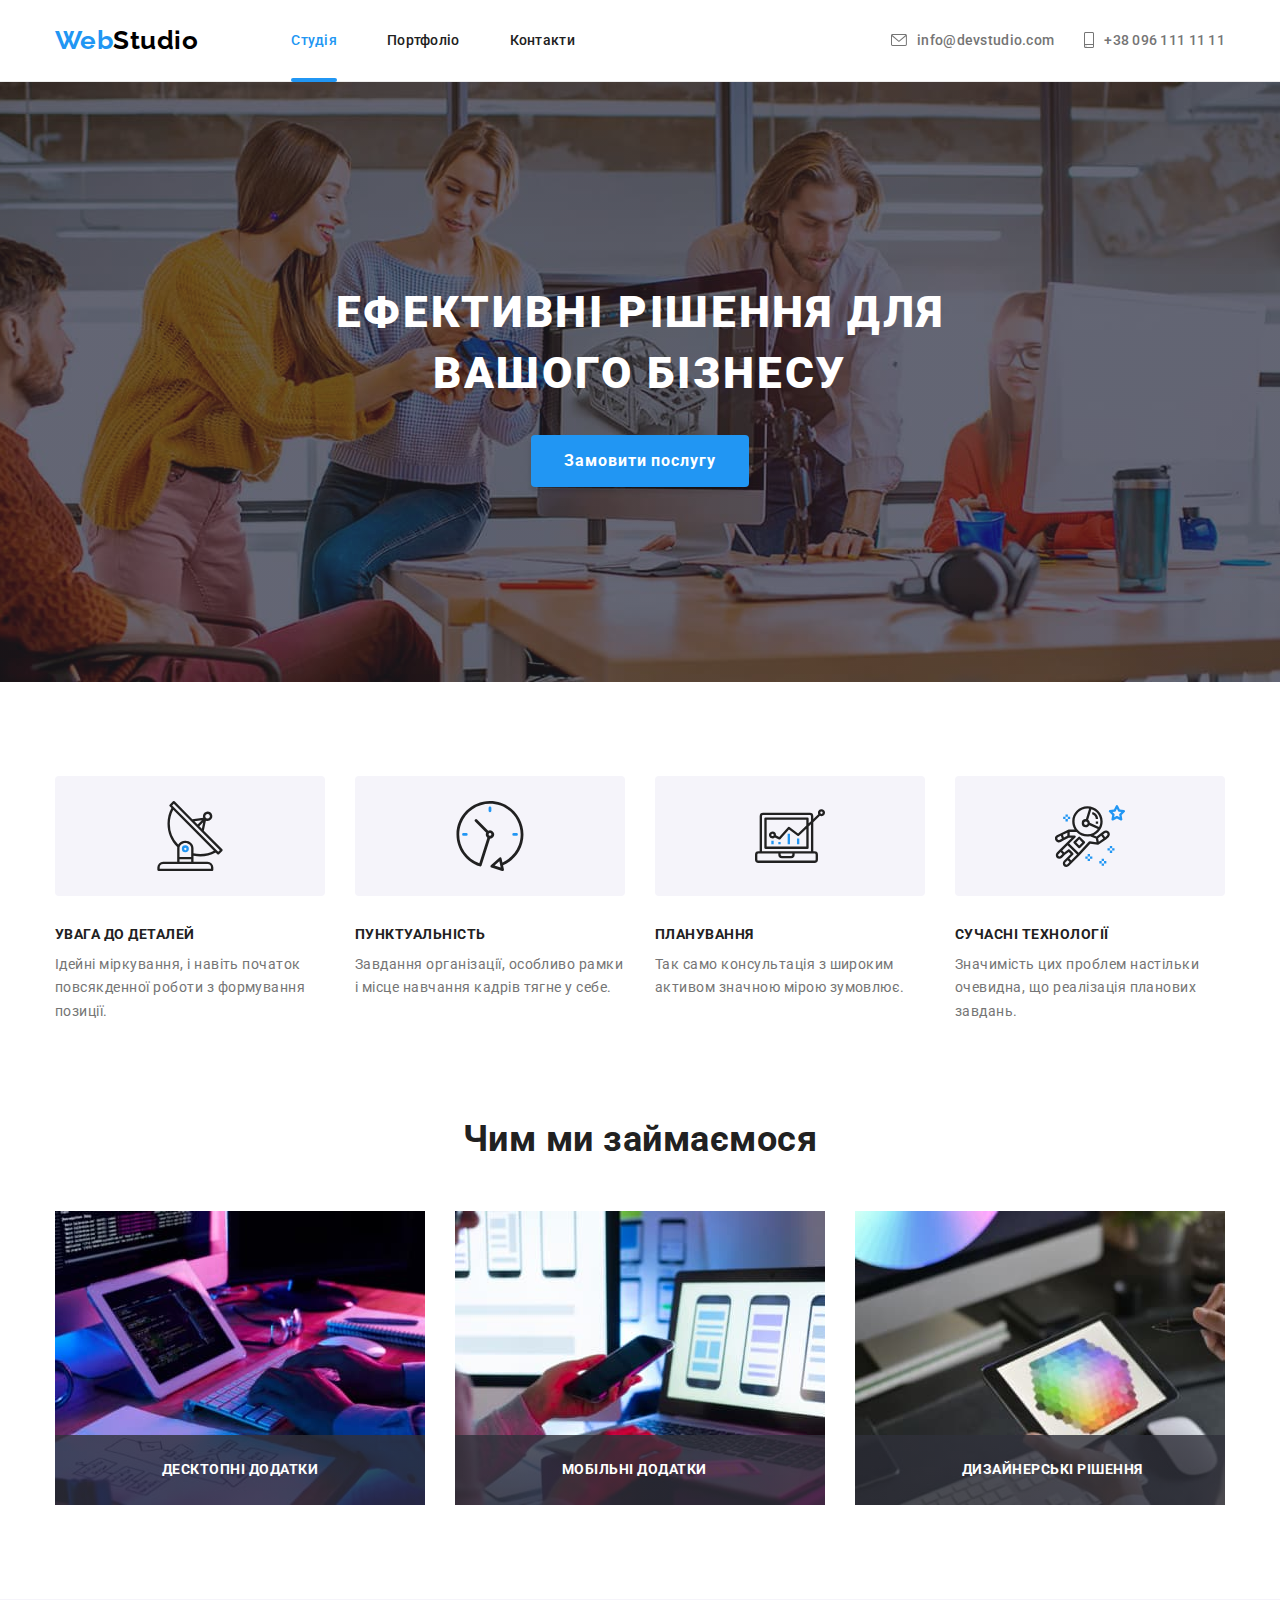
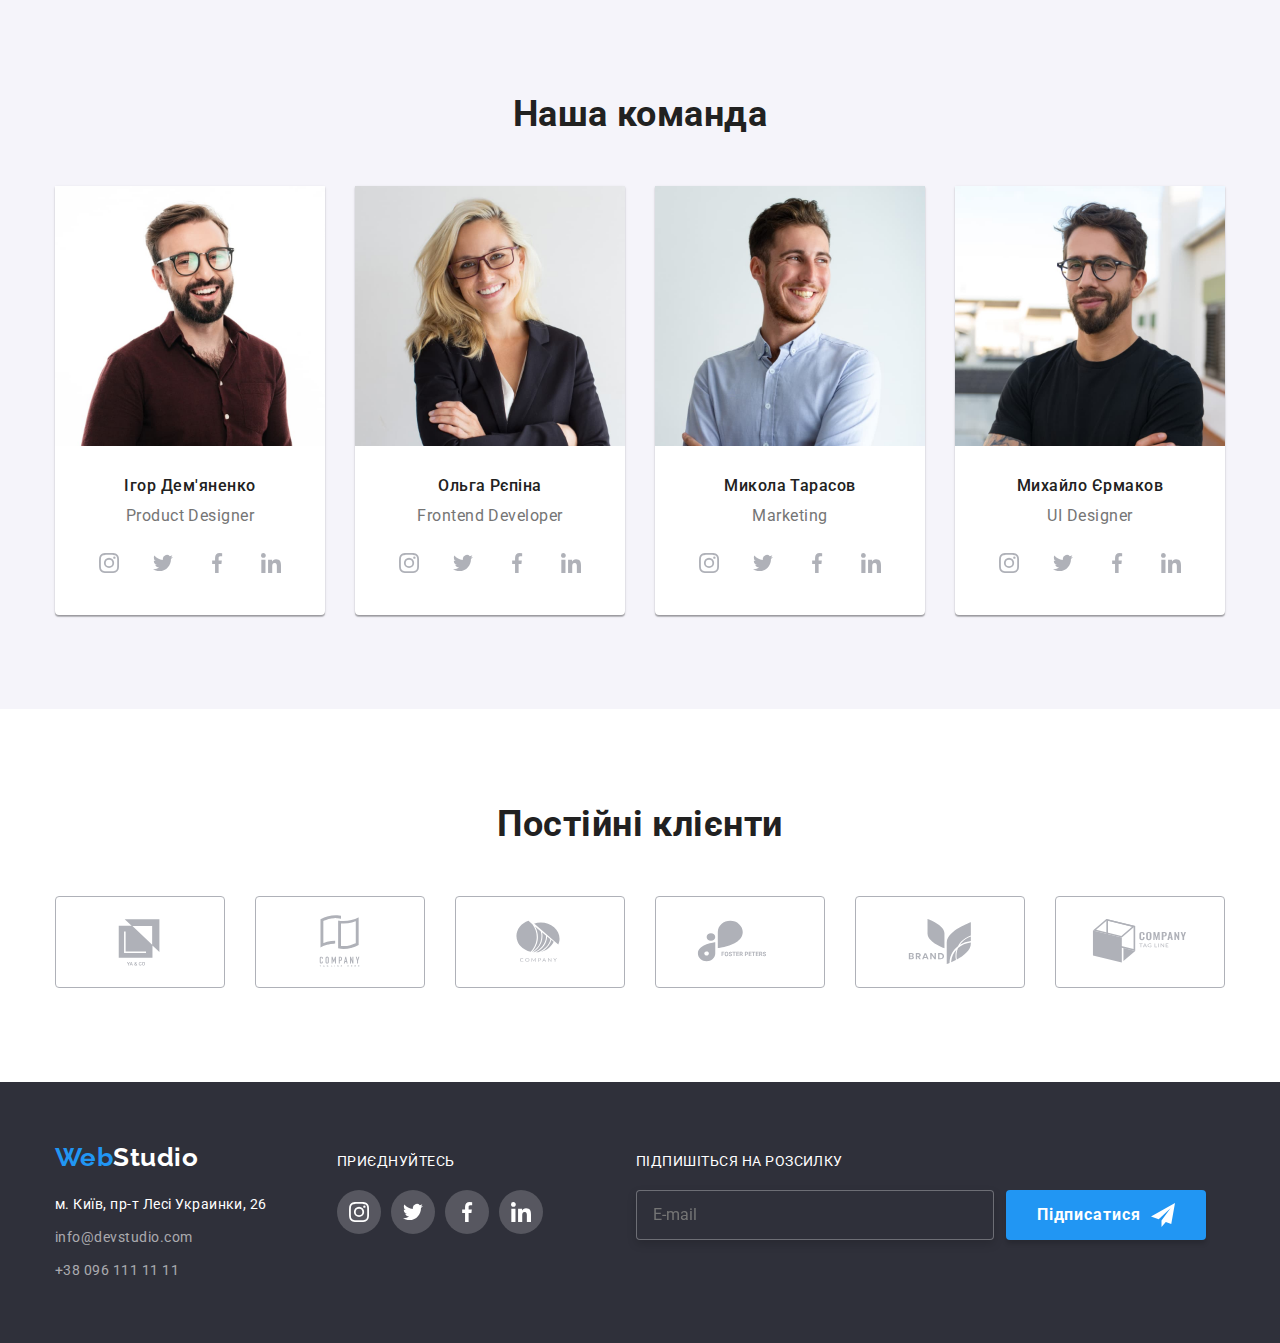
<file: index.html>
<!DOCTYPE html>
<html lang="uk">
  <head>
    <meta charset="UTF-8" />
    <meta http-equiv="X-UA-Compatible" content="IE=edge" />
    <meta name="viewport" content="width=device-width, initial-scale=1.0" />
    <title>Студія</title>
    <link rel="preconnect" href="https://fonts.googleapis.com" />
    <link rel="preconnect" href="https://fonts.gstatic.com" crossorigin />
    <link
      href="https://fonts.googleapis.com/css2?family=Raleway:wght@700&family=Roboto:wght@400;500;700;900&display=swap"
      rel="stylesheet"
    />
    <link
      rel="stylesheet"
      href="https://cdnjs.cloudflare.com/ajax/libs/modern-normalize/1.0.0/modern-normalize.min.css"
    />
    <link rel="stylesheet" href="./css/styles.css" />
  </head>

  <body>
    <header class="header">
      <div class="container main-nav">
        <a href="./index.html" lang="en" class="logo-header"
          >Web<span>Studio</span></a>
        <nav>
          <ul class="site-nav">
            <li class="item"><a href="./index.html" class="current">Студія</a></li>
            <li class="item">
              <a href="./portfolio.html">Портфоліо</a>
            </li>
            <li class="item"><a href="">Контакти</a></li>
          </ul>
        </nav>
        <ul class="header-contacts">
          <li class="item">
            <a href="mailto:info@devstudio.com" class="contact">
              <svg class="icon email" width="16px" height="12px">
              <use href="./images/symbol-defs.svg#icon-email-logo" ></use>
              </svg>info@devstudio.com</a>
          </li>
          <li class="item">
            <a href="tel:+380961111111" class="contact"><svg class="icon tel" width="10px" height="16px">
            <use href="./images/symbol-defs.svg#icon-smartphone-logo" ></use>
            </svg>+38 096 111 11 11</a>
          </li>
          </ul>
      </div>
    </header>

    <main>
      <section class="hero">
        <div class="container">
          <h1 class="hero-title">Ефективні рішення для вашого бізнесу</h1>
          <button data-modal-open type="button" class="order button">Замовити послугу</button>
        </div>
      </section>

      <section class="section benefits no-bottom-padding">
        <div class="container">
          <h2 class="section-title visually-hidden">Переваги роботи</h2>
          <ul class="benefits-list">
            <li class="item">
              <div class="benefits-icon">
                <svg class="icon" width="70px" height="70px">
                  <use href="./images/symbol-defs.svg#icon-antenna"></use>
                </svg>
              </div>
                <h3>Увага до деталей</h3>
                <p>
                  Ідейні міркування, і навіть початок повсякденної роботи з
                  формування позиції.
                </p>
            </li>
            <li class="item icon-clock">
              <div class="benefits-icon">
                <svg class="icon" width="70px" height="70px">
                  <use href="./images/symbol-defs.svg#icon-clock"></use>
                </svg>
              </div>
              <h3>Пунктуальність</h3>
              <p>
                Завдання організації, особливо рамки і місце навчання кадрів
                тягне у себе.
              </p>
            </li>
            <li class="item icon-diagram">
              <div class="benefits-icon">
                <svg class="icon" width="70px" height="70px">
                  <use href="./images/symbol-defs.svg#icon-diagram"></use>
                </svg>
              </div><h3>Планування</h3>
              <p>
                Так само консультація з широким активом значною мірою зумовлює.
              </p>
            </li>
            <li class="item icon-astronaut">
              <div class="benefits-icon">
                <svg class="icon" width="70px" height="70px">
                  <use href="./images/symbol-defs.svg#icon-astronaut"></use>
                </svg>
              </div>
              <h3>Сучасні технології</h3>
              <p>
                Значимість цих проблем настільки очевидна, що реалізація
                планових завдань.
              </p>
            </li>
          </ul>
        </div>
      </section>

      <section class="section works">
        <div class="container">
          <h2 class="section-title">Чим ми займаємося</h2>
          <ul class="works-list">
            <li class="works-description item">
              <div class="works-thumb">
                <p class="works-title">Десктопні додатки</p>
                <img
                src="./images/works-1.jpg"
                alt="Людина працює за комп'ютером"
                width="370"
                />
              </div>
            </li>
            <li class="works-description item">
              <div class="works-thumb">
                <p class="works-title">Мобільні додатки</p>
                <img
                src="./images/works-2.jpg"
                alt="Розробка мобільних застосунків"
                width="370"
                />
              </div>
            </li>
            <li class="works-description item">
              <div class="works-thumb">
                <p class="works-title">Дизайнерські рішення</p><img
                src="./images/works-3.jpg"
                alt="Людина працює з планшетом"
                width="370"
                />
              </div>
            </li>
          </ul>
        </div>
      </section>

      <section class="section team">
        <div class="container">
          <h2 class="section-title">Наша команда</h2>
          <ul class="team-list">
            <li class="item">
              <img
                src="./images/team-demianenko.jpg"
                alt="Ігор Дем'яненко"
                width="270"
              />
              <div class="team-member-id">
                <h3>Ігор Дем'яненко</h3>
                <p lang="en">Product Designer</p>
              </div>
              <div class="team-social-media">
                <ul class="social-media-list">
                  <li class="smm">
                    <a href="" class="soc-link">
                      <svg class="smm-icon" width="20px" height="20px">
                        <use href="./images/symbol-defs.svg#icon-insta"></use>
                      </svg>  
                    </a>
                  </li>
                  <li class="smm">
                    <a href="" class="soc-link">
                      <svg class="smm-icon" width="20px" height="20px">
                        <use href="./images/symbol-defs.svg#icon-twitter"></use>
                      </svg>  
                    </a>
                  </li>
                  <li class="smm">
                    <a href="" class="soc-link">
                      <svg class="smm-icon" width="20px" height="20px">
                        <use href="./images/symbol-defs.svg#icon-fb"></use>
                      </svg>  
                    </a>
                  </li>
                  <li class="smm">
                    <a href="" class="soc-link">
                      <svg class="smm-icon" width="20px" height="20px">
                        <use href="./images/symbol-defs.svg#icon-linkedin"></use>
                      </svg>  
                    </a>
                  </li>
                </ul>
              </div>
            </li>
            <li class="item">
              <img
                src="./images/team-repina.jpg"
                alt="Ольга Рєпіна"
                width="270"
              />
              <div class="team-member-id">
                <h3>Ольга Рєпіна</h3>
                <p lang="en">Frontend Developer</p>
              </div>
              <div class="team-social-media">
                <ul class="social-media-list">
                  <li class="smm">
                    <a href="" class="soc-link">
                      <svg class="smm-icon" width="20px" height="20px">
                        <use href="./images/symbol-defs.svg#icon-insta"></use>
                      </svg>  
                    </a>
                  </li>
                  <li class="smm">
                    <a href="" class="soc-link">
                      <svg class="smm-icon" width="20px" height="20px">
                        <use href="./images/symbol-defs.svg#icon-twitter"></use>
                      </svg>  
                    </a>
                  </li>
                  <li class="smm">
                    <a href="" class="soc-link">
                      <svg class="smm-icon" width="20px" height="20px">
                        <use href="./images/symbol-defs.svg#icon-fb"></use>
                      </svg>  
                    </a>
                  </li>
                  <li class="smm">
                    <a href="" class="soc-link">
                      <svg class="smm-icon" width="20px" height="20px">
                        <use href="./images/symbol-defs.svg#icon-linkedin"></use>
                      </svg>  
                    </a>
                  </li>
                </ul>
              </div>
            </li>
            <li class="item">
              <img
                src="./images/team-tarasov.jpg"
                alt="Микола Тарасов"
                width="270"
              />
              <div class="team-member-id">
                <h3>Микола Тарасов</h3>
                <p lang="en">Marketing</p>
              </div>
              <div class="team-social-media">
                <ul class="social-media-list">
                  <li class="smm">
                    <a href="" class="soc-link">
                      <svg class="smm-icon" width="20px" height="20px">
                        <use href="./images/symbol-defs.svg#icon-insta"></use>
                      </svg>  
                    </a>
                  </li>
                  <li class="smm">
                    <a href="" class="soc-link">
                      <svg class="smm-icon" width="20px" height="20px">
                        <use href="./images/symbol-defs.svg#icon-twitter"></use>
                      </svg>  
                    </a>
                  </li>
                  <li class="smm">
                    <a href="" class="soc-link">
                      <svg class="smm-icon" width="20px" height="20px">
                        <use href="./images/symbol-defs.svg#icon-fb"></use>
                      </svg>  
                    </a>
                  </li>
                  <li class="smm">
                    <a href="" class="soc-link">
                      <svg class="smm-icon" width="20px" height="20px">
                        <use href="./images/symbol-defs.svg#icon-linkedin"></use>
                      </svg>  
                    </a>
                  </li>
                </ul>
              </div>
            </li>
            <li class="item">
              <img
                src="./images/team-iermakov.jpg"
                alt="Михайло Єрмаков"
                width="270"
              />
              <div class="team-member-id">
                <h3>Михайло Єрмаков</h3>
                <p>UI Designer</p>
              </div>
              <div class="team-social-media">
                <ul class="social-media-list">
                  <li class="smm">
                    <a href="" class="soc-link">
                      <svg class="smm-icon" width="20px" height="20px">
                        <use href="./images/symbol-defs.svg#icon-insta"></use>
                      </svg>  
                    </a>
                  </li>
                  <li class="smm">
                    <a href="" class="soc-link">
                      <svg class="smm-icon" width="20px" height="20px">
                        <use href="./images/symbol-defs.svg#icon-twitter"></use>
                      </svg>  
                    </a>
                  </li>
                  <li class="smm">
                    <a href="" class="soc-link">
                      <svg class="smm-icon" width="20px" height="20px">
                        <use href="./images/symbol-defs.svg#icon-fb"></use>
                      </svg>  
                    </a>
                  </li>
                  <li class="smm">
                    <a href="" class="soc-link">
                      <svg class="smm-icon" width="20px" height="20px">
                        <use href="./images/symbol-defs.svg#icon-linkedin"></use>
                      </svg>  
                    </a>
                  </li>
                </ul>
              </div>
            </li>
          </ul>
        </div>
      </section>

      <section class="section clients">
        <div class="container">
          <h2 class="section-title">Постійні клієнти</h2>
          <ul class="clients-list">
            <li class="item">
              <a href="" class="clients-link">
                <svg class="clients-icon" width="106px" height="60px">
                  <use href="./images/symbol-defs.svg#icon-client-1"></use>
                </svg>  
              </a>
            </li>
            <li class="item">
              <a href="" class="clients-link">
                <svg class="clients-icon" width="106px" height="60px">
                  <use href="./images/symbol-defs.svg#icon-client-2"></use>
                </svg>  
              </a>
            </li><li class="item">
              <a href="" class="clients-link">
                <svg class="clients-icon" width="106px" height="60px">
                  <use href="./images/symbol-defs.svg#icon-client-3"></use>
                </svg>  
              </a>
            </li><li class="item">
              <a href="" class="clients-link">
                <svg class="clients-icon" width="106px" height="60px">
                  <use href="./images/symbol-defs.svg#icon-client-4"></use>
                </svg>  
              </a>
            </li><li class="item">
              <a href="" class="clients-link">
                <svg class="clients-icon" width="106px" height="60px"> 
                  <use href="./images/symbol-defs.svg#icon-client-5"></use>
                </svg>  
              </a>
            </li><li class="item">
              <a href="" class="clients-link">
                <svg class="clients-icon" width="106px" height="60px">
                  <use href="./images/symbol-defs.svg#icon-client-6"></use>
                </svg>  
              </a>
            </li>
          </ul>
        </div>
      </section>
    </main>

    <footer class="footer">
      <div class="container">
        <div class="footer-contacts">
          <a href="./index.html" lang="en" class="logo-footer"
            >Web<span>Studio</span></a>
          <address class="footer-address"></address>
            <ul class="contacts-list">
               <li>
                <a
                href="https://goo.gl/maps/CPtrU1FHBa2aNyZL9"
                class="item footer-address"
                target="_blank"
                rel="noopener noreferrer nofollow"
                >м. Київ, пр-т Лесі Украинки, 26</a
                ></address>
            </li>
            <li><a href="mailto:info@devstudio.com" class="item">info@devstudio.com</a></li>
            <li><a href="tel:+380961111111" class="item">+38 096 111 11 11</a></li>
          </ul>
        </div>

        <div class="footer-smm">
          <p class="join">Приєднуйтесь</p>
          <ul class="footer-smm-list">
            <li class="smm">
              <a href="" class="footer-soc-link">
                <svg class="footer-smm-icon" width="20px" height="20px">
                  <use href="./images/symbol-defs.svg#icon-insta"></use>
                </svg>  
              </a>
            </li>
            <li class="smm">
              <a href="" class="footer-soc-link">
                <svg class="footer-smm-icon" width="20px" height="20px">
                  <use href="./images/symbol-defs.svg#icon-twitter"></use>
                </svg>  
              </a>
            </li>
            <li class="smm">
              <a href="" class="footer-soc-link">
                <svg class="footer-smm-icon" width="20px" height="20px">
                  <use href="./images/symbol-defs.svg#icon-fb"></use>
                </svg>  
              </a>
            </li>
            <li class="smm">
              <a href="" class="footer-soc-link">
                <svg class="footer-smm-icon" width="20px" height="20px">
                  <use href="./images/symbol-defs.svg#icon-linkedin"></use>
                </svg>  
              </a>
            </li>
          </ul>
        </div>

        <div class="subscribe-form">
          <p class="subscribe">Підпишіться на розсилку</p>
          <form class="email-subscr">
            <input type="text" name="email" placeholder="E-mail"/>
            <button type="submit" class="subscribe button">
              Підписатися
              <svg class="subscribe-icon" width="24px" height="24px">
              <use href="./images/symbol-defs.svg#icon-subscribe"></use>
            </svg>
            </button>
          </form>
        </div>
      </div>
    </footer>

    <div class="backdrop is-hidden" data-modal>
      <div class="modal">
        <button data-modal-close class="close-btn ">
          <svg class="close-btn-icon" width="11px" height="11px">
            <use href="./images/symbol-defs.svg#icon-close-btn"></use>
          </svg>  
        </button>
        <p class="form-heading">Залиште свої дані, ми вам передзвонимо</p>
        <form action="" class="order-form">
          <div class="form-field">
            <label for="name" >Ім'я</label>
            <div class="input-wrap">
              <input type="text" name="name" id="name" placeholder="" autofocus required>
              <svg class="input-icon" width="18px" height="18px">
                <use href="./images/symbol-defs.svg#icon-form-name"></use>
              </svg>  
            </div>
          </div>

          <div class="form-field">
            <label for="tel">Телефон</label>
            <div class="input-wrap">
              <input type="tel" name="tel" id="tel" placeholder="" required>
              <svg class="input-icon" width="18px" height="18px">
                <use href="./images/symbol-defs.svg#icon-form-tel"></use>
              </svg>  
            </div>
          </div>

          <div class="form-field">
            <label for="email">Пошта</label>
            <div class="input-wrap">
              <input type="email" name="email" id="email" placeholder="" required>
              <svg class="input-icon" width="18px" height="18px">
                <use href="./images/symbol-defs.svg#icon-form-email"></use>
              </svg>  
            </div>
          </div>

          <div class="form-field comment">
            <label for="comment">Коментар</label>
            <textarea name="comment" id="comment" placeholder="Введіть текст"></textarea>
          </div>
          
          <div class="form-consent">
            <input 
              type="checkbox" 
              name="consent" 
              value="true" 
              class="input-check visually-hidden" 
              id="consent" 
            >          
            <label for="consent" class="consent-text">
              <span class="checkbox">
                <svg class="check-icon" width="11px" height="8px">
                  <use href="./images/symbol-defs.svg#icon-check"></use>
                </svg>  
              </span>
              Погоджуюся з розсилкою та приймаю &nbsp
              <span><a href="" class="consent-link">Умови договору</a></span>
            </label>
          </div>
          <button type="submit" class="submit button">Відправити</button>
        </form>
        
      </div>
    </div>


    <script src="./js/modal.js"></script>

  </body>

</html>
</file>
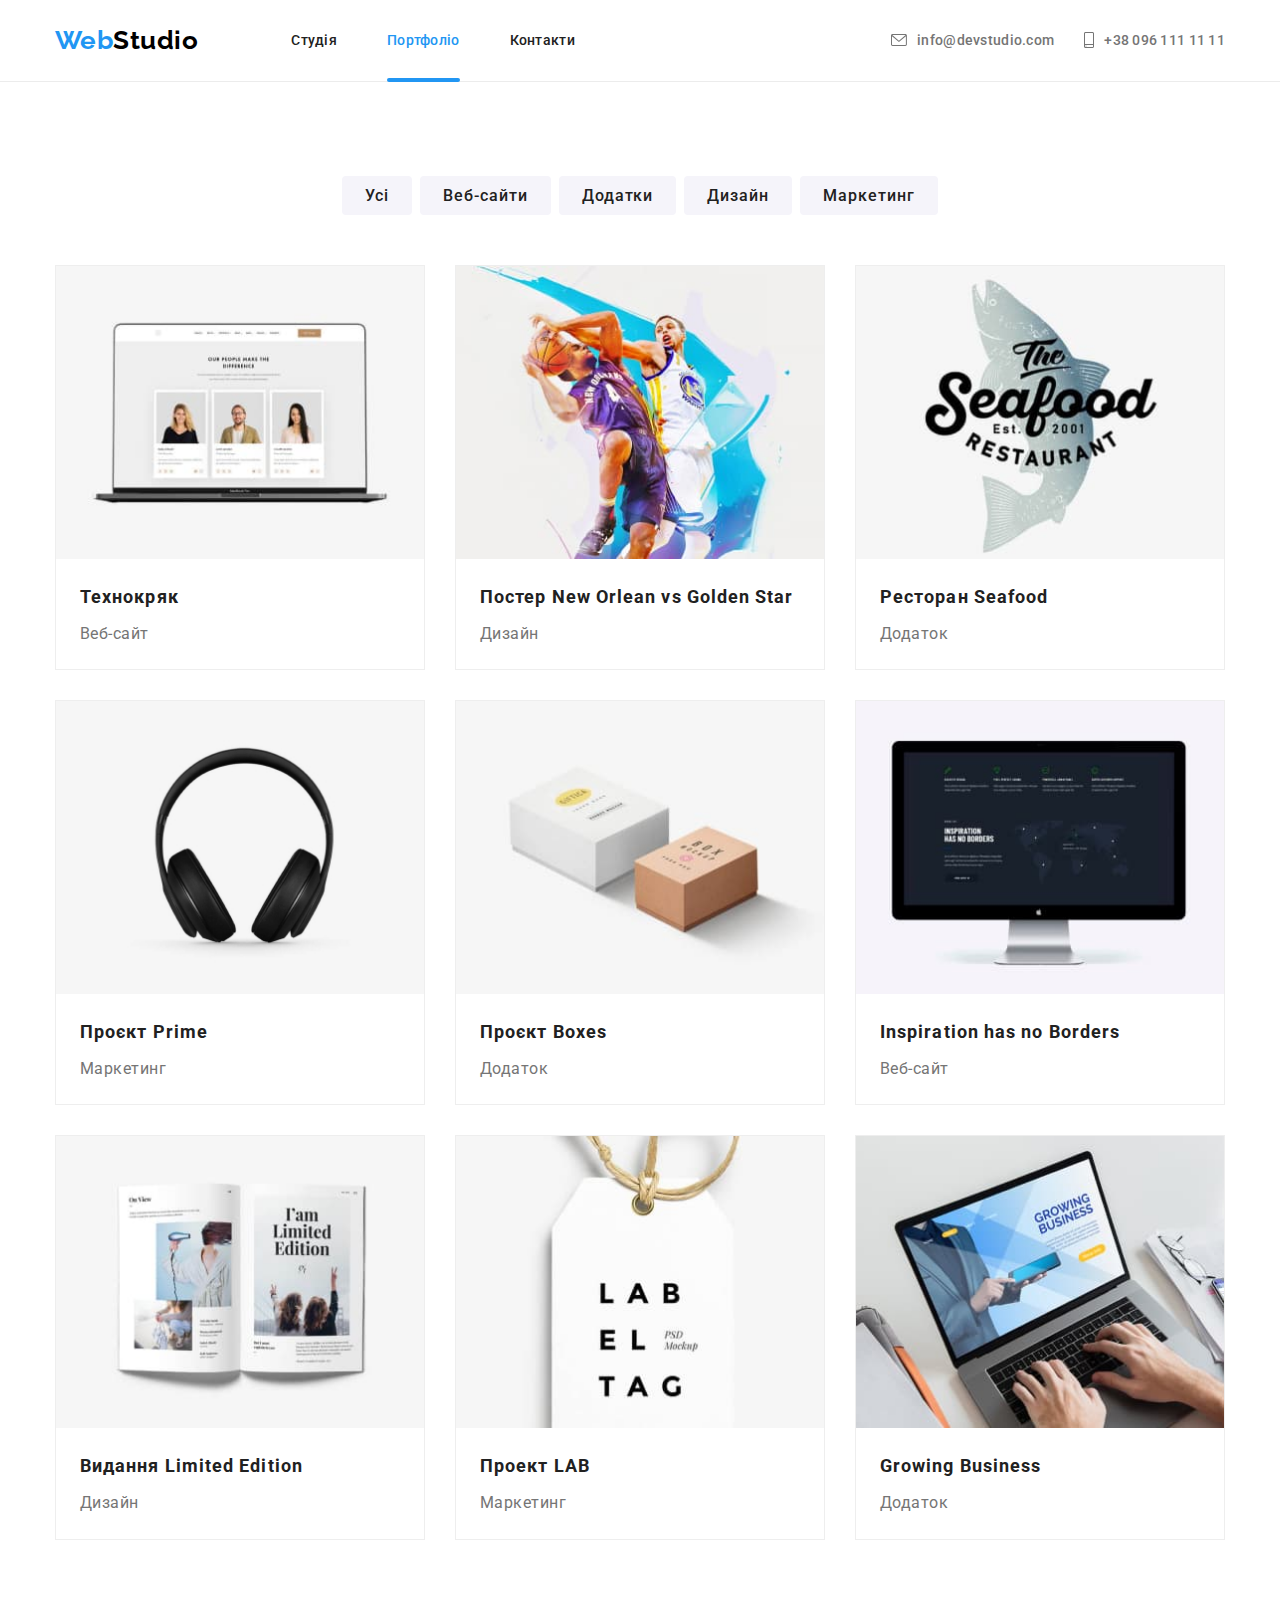
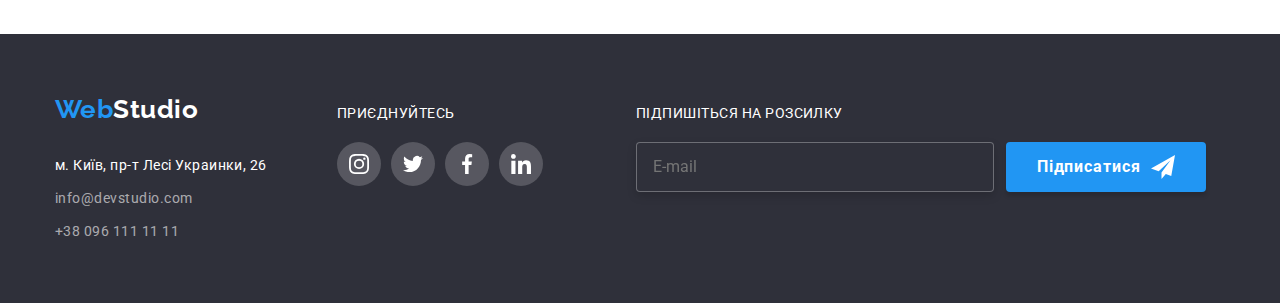
<file: portfolio.html>
<!DOCTYPE html>
<html lang="uk">
  <head>
    <meta charset="UTF-8" />
    <meta http-equiv="X-UA-Compatible" content="IE=edge" />
    <meta name="viewport" content="width=device-width, initial-scale=1.0" />
    <title>Студія</title>
    <link rel="preconnect" href="https://fonts.googleapis.com" />
    <link rel="preconnect" href="https://fonts.gstatic.com" crossorigin />
    <link
      href="https://fonts.googleapis.com/css2?family=Raleway:wght@700&family=Roboto:wght@400;500;700;900&display=swap"
      rel="stylesheet"
    />
    <link
      rel="stylesheet"
      href="https://cdnjs.cloudflare.com/ajax/libs/modern-normalize/1.0.0/modern-normalize.min.css"
    />
    <link rel="stylesheet" href="./css/styles.css" />
  </head>

  <body>
    <header class="header">
      <div class="container main-nav">
        <a href="./index.html" lang="en" class="logo-header"
          >Web<span>Studio</span></a>
        <nav>
          <ul class="site-nav">
            <li class="item "><a href="./index.html">Студія</a></li>
            <li class="item"><a href="./portfolio.html" class="current">Портфоліо</a></li>
            <li class="item"><a href="">Контакти</a></li>
          </ul>
        </nav>
        <ul class="header-contacts">
          <li class="item">
            <a href="mailto:info@devstudio.com" class="contact">
              <svg class="icon email" width="16px" height="12px">
              <use href="./images/symbol-defs.svg#icon-email-logo" ></use>
              </svg>info@devstudio.com</a>
          </li>
          <li class="item">
            <a href="tel:+380961111111" class="contact"><svg class="icon tel" width="10px" height="16px">
            <use href="./images/symbol-defs.svg#icon-smartphone-logo" ></use>
            </svg>+38 096 111 11 11</a>
          </li>
          </ul>
      </div>
    </header>

    <main>
      
        <section class="portfolio">
        <div class="container portfolio-filter">
          <h1 class="portfolio-title visually-hidden">Наші работи</h1>
          <ul class="filter-list">
            <li class="item"><button type="button" class="filter button">Усі</button></li>
            <li class="item"><button type="button" class="filter button">Веб-сайти</button>
            </li>
            <li class="item"><button type="button" class="filter button">Додатки</button>
            </li>
            <li class="item"><button type="button" class="filter button">Дизайн</button></li>
            <li class="item"><button type="button" class="filter button">Маркетинг</button>
            </li>
          </ul>

          <ul class="portfolio-list">
            <li class="portfolio-item item">
              <a href="#" class="portfolio-card">
                <div class="portfolio-thumb">
                  <img
                    src="./images/technokryak.jpg"
                    alt="Сторінка веб-сайту"
                    width="370"
                    />
                    <p class="portfolio-details">Ресурс пропонує комплексні пропозиції з різним рівнем функціоналу та сервісів. Все це дозволить відвідувачу отримати вичерпні відомості про компанію чи приватну особу.</p>
                </div>
                <div class="portfolio-descr">
                  <h2 class="portfolio-title">Технокряк</h2>
                  <p class="portfolio-descr-text">Веб-сайт</p>
                </div>
              </a>
            </li>
            <li class="portfolio-item item">
              <a href="#" class="portfolio-card">
                <div class="portfolio-thumb">
                  <img
                  src="./images/new-orlean.jpg"
                  alt="Постер з баскетболістами"
                  width="370"
                  />
                  <p class="portfolio-details">Ресурс пропонує комплексні пропозиції з різним рівнем функціоналу та сервісів. Все це дозволить відвідувачу отримати вичерпні відомості про компанію чи приватну особу.</p>
                </div>
                <div class="portfolio-descr">
                  <h2 class="portfolio-title">Постер <span lang="en">New Orlean vs Golden Star</span></h2>
                  <p class="portfolio-descr-text">Дизайн</p>
                </div>
              </a>
            </li>
            <li class="portfolio-item item">
              <a href="#" class="portfolio-card">
                <div class="portfolio-thumb">
                <img
                  src="./images/seafood.jpg"
                  alt="Логотип ресторану"
                  width="370"
                  />
                  <p class="portfolio-details">Ресурс пропонує комплексні пропозиції з різним рівнем функціоналу та сервісів. Все це дозволить відвідувачу отримати вичерпні відомості про компанію чи приватну особу.</p>
                </div>
                <div class="portfolio-descr">
                  <h2 class="portfolio-title">Ресторан <span lang="en">Seafood</span></h2>
                  <p class="portfolio-descr-text">Додаток</p>
                </div>
              </a>
            </li>
            <li class="portfolio-item item">
              <a href="#" class="portfolio-card">
                <div class="portfolio-thumb">
                  <img src="./images/prime.jpg" alt="Навушники" width="370" />
                  <p class="portfolio-details">Ресурс пропонує комплексні пропозиції з різним рівнем функціоналу та сервісів. Все це дозволить відвідувачу отримати вичерпні відомості про компанію чи приватну особу.</p>
                </div>
                <div class="portfolio-descr">
                  <h2 class="portfolio-title">Проєкт <span lang="en">Prime</span></h2>
                  <p class="portfolio-descr-text">Маркетинг</p>
                </div>
              </a>
            </li>
            <li class="portfolio-item item">
              <a href="#" class="portfolio-card">
                <div class="portfolio-thumb">
                  <img src="./images/boxes.jpg" alt="Коробки" width="370" />
                  <p class="portfolio-details">Ресурс пропонує комплексні пропозиції з різним рівнем функціоналу та сервісів. Все це дозволить відвідувачу отримати вичерпні відомості про компанію чи приватну особу.</p>
                </div>
                <div class="portfolio-descr">
                  <h2 class="portfolio-title">Проєкт <span lang="en">Boxes</span></h2>
                  <p class="portfolio-descr-text">Додаток</p>
                </div>
              </a>
            </li>
            <li class="portfolio-item item">
              <a href="#" class="portfolio-card">
                <div class="portfolio-thumb">
                  <img
                  src="./images/inspiration-has-no-borders.jpg"
                  alt="Сторінка веб-сайту"
                  width="370"
                  />
                  <p class="portfolio-details">Ресурс пропонує комплексні пропозиції з різним рівнем функціоналу та сервісів. Все це дозволить відвідувачу отримати вичерпні відомості про компанію чи приватну особу.</p>
                </div>
                <div class="portfolio-descr">
                  <h2 class="portfolio-title" lang="en">Inspiration has no Borders</h2>
                  <p class="portfolio-descr-text">Веб-сайт</p>
                </div>
              </a>
            </li>
            <li class="portfolio-item item">
              <a href="#" class="portfolio-card">
                <div class="portfolio-thumb">
                  <img
                  src="./images/limited-edition.jpg"
                  alt="Розгортка журналу"
                  width="370"
                  />
                  <p class="portfolio-details">Ресурс пропонує комплексні пропозиції з різним рівнем функціоналу та сервісів. Все це дозволить відвідувачу отримати вичерпні відомості про компанію чи приватну особу.</p>
                </div>
                <div class="portfolio-descr">
                  <h2 class="portfolio-title">Видання <span lang="en">Limited Edition</span></h2>
                  <p class="portfolio-descr-text">Дизайн</p>
                </div>
              </a>
            </li>
            <li class="portfolio-item item">
              <a href="#" class="portfolio-card">
                <div class="portfolio-thumb">
                  <img src="./images/lab.jpg" alt="Ярлик" width="370" />
                  <p class="portfolio-details">Ресурс пропонує комплексні пропозиції з різним рівнем функціоналу та сервісів. Все це дозволить відвідувачу отримати вичерпні відомості про компанію чи приватну особу.</p>
                </div>
                <div class="portfolio-descr">
                  <h2 class="portfolio-title">Проект <span lang="en">LAB</span></h2>
                  <p class="portfolio-descr-text">Маркетинг</p>
                </div>
              </a>
            </li>
            <li class="portfolio-item item">
              <a href="#" class="portfolio-card">
                <div class="portfolio-thumb">
                  <img
                  src="./images/growing-business.jpg"
                  alt="Людина працює за комп'ютером"
                  width="370"
                  />
                  <p class="portfolio-details">Ресурс пропонує комплексні пропозиції з різним рівнем функціоналу та сервісів. Все це дозволить відвідувачу отримати вичерпні відомості про компанію чи приватну особу.</p>
                </div>
                <div class="portfolio-descr">
                  <h2 class="portfolio-title" lang="en">Growing Business</h2>
                  <p class="portfolio-descr-text">Додаток</p>
                </div>
              </a>
            </li>
          </ul>
        </div>
      </section>
    </main>

    <footer class="footer">
      <div class="container">
        <section class="footer-contacts">
          <ul class="contacts-list">
            <li>
              <a href="./index.html" lang="en" class="logo-footer"
            >Web<span>Studio</span></a>
            </li>
            <li>
              <address class="footer-address">
                <a
                href="https://goo.gl/maps/CPtrU1FHBa2aNyZL9"
                class="item footer-address"
                target="_blank"
                rel="noopener noreferrer nofollow"
                >м. Київ, пр-т Лесі Украинки, 26</a
                ></address>
            </li>
            <li><a href="mailto:info@devstudio.com" class="item">info@devstudio.com</a></li>
            <li><a href="tel:+380961111111" class="item">+38 096 111 11 11</a></li>
          </ul>
        </section>

        <section class="footer-smm">
          <p class="join">Приєднуйтесь</p>
          <ul class="footer-smm-list">
            <li class="smm">
              <a href="" class="footer-soc-link">
                <svg class="footer-smm-icon" width="20px" height="20px">
                  <use href="./images/symbol-defs.svg#icon-insta"></use>
                </svg>  
              </a>
            </li>
            <li class="smm">
              <a href="" class="footer-soc-link">
                <svg class="footer-smm-icon" width="20px" height="20px">
                  <use href="./images/symbol-defs.svg#icon-twitter"></use>
                </svg>  
              </a>
            </li>
            <li class="smm">
              <a href="" class="footer-soc-link">
                <svg class="footer-smm-icon" width="20px" height="20px">
                  <use href="./images/symbol-defs.svg#icon-fb"></use>
                </svg>  
              </a>
            </li>
            <li class="smm">
              <a href="" class="footer-soc-link">
                <svg class="footer-smm-icon" width="20px" height="20px">
                  <use href="./images/symbol-defs.svg#icon-linkedin"></use>
                </svg>  
              </a>
            </li>
          </ul>
        </section>

        <section class="subscribe-form">
          <p class="subscribe">Підпишіться на розсилку</p>
          <div class="email-subscr">
            <input type="text" name="email" placeholder="E-mail"/>
            <button type="button" class="subscribe button">
              Підписатися
              <svg class="subscribe-icon" width="24px" height="24px">
              <use href="./images/symbol-defs.svg#icon-subscribe"></use>
            </svg>
            </button>
          </div>
        </section>
        
      </div>
    </footer>

  </body>
</html>
</file>
<file: css/styles.css>
:root {
  --background-color: #fff;
  --title-text-color: #212121;
  --primary-text-color: #757575;
  --accent-color: #2196f3;
  --logo-main-color: #000000;
  --footer-background-color: #2f303a;
  --filter-button-color: #f5f4fa;
  --button-active-color: #188ce8;
  --header-border-color: #ececec;
  --portfolio-item-border: #eeeeee;
}

body {
  background-color: var(--background-color);
  color: var(--primary-text-color);
  font-family: Roboto, sans-serif;
  font-size: 16px;
  line-height: 1.2;
  letter-spacing: 0.03em;
}

ul {
  list-style: none;
  padding: 0;
  margin: 0;
}

a {
  text-decoration: none;
  display: inline-block;
}

h1,
h2,
h3,
p {
  margin: 0;
}

img {
  display: block;
  max-width: 100%;
  height: auto;
}

.container {
  width: 1200px;
  padding: 0 15px;
  margin-left: auto;
  margin-right: auto;
}

.header {
  border-bottom: 1px solid var(--header-border-color);
}

.main-nav {
  display: flex;
  align-items: center;
  width: 1200px;
  margin: 0 auto;
  padding: 0 15px;
}

.logo-header {
  font-family: Raleway, sans-serif;
  color: var(--accent-color);
  font-weight: 700;
  font-size: 26px;
  margin-right: 93px;
}

.logo-header span {
  color: var(--logo-main-color);
}

.site-nav .current {
  display: flex;
  position: relative;
  color: var(--accent-color);
}

.current::after {
  content: '';
  display: block;
  position: absolute;
  width: 100%;
  height: 4px;
  background-color: var(--accent-color);
  border-radius: 2px;
  bottom: -1px;
}

.site-nav {
  display: flex;
}

.site-nav .item:not(:last-child) {
  margin-right: 50px;
}

.site-nav a {
  display: block;
  padding-top: 32px;
  padding-bottom: 32px;

  color: var(--title-text-color);
  font-weight: 500;
  font-size: 14px;
  letter-spacing: 0.02em;

  transition-property: color;
  transition-duration: 250ms;
  transition-timing-function: cubic-bezier(0.4, 0, 0.2, 1);
}

.site-nav a:hover,
.site-nav a:focus {
  color: var(--accent-color);
}


.header-contacts {
  display: flex;
  margin-left: auto;
  align-self: center;
}

.header-contacts .item + .item {
  margin-left: 30px;
}

.header-contacts .contact {
  color: var(--primary-text-color);
  fill: currentColor;
  
  display: flex;
  padding-top: 32px;
  padding-bottom: 32px;
  font-weight: 500;
  font-size: 14px;
  letter-spacing: 0.02em;

  align-items: center;
  justify-content: center;
  align-self: center;

  transition-property: color;
  transition-duration: 250ms;
  transition-timing-function: cubic-bezier(0.4, 0, 0.2, 1);

}

.header-contacts .contact:hover,
.header-contacts .contact:focus {
  color: var(--accent-color);
}

.email, .tel {
  display: inline;
  justify-content: center;
  align-self: center;
  margin-right: 10px;
}

.footer {
  background-color: var(--footer-background-color);
  padding: 60px 0;
}

.footer .container {
  display: flex;
  align-items: baseline;
}

.footer-smm {
  margin-right: 93px;
}

.footer-smm .join {
  text-transform: uppercase;
  font-size: 14px;
  line-height: 1.14;
  color: var(--background-color);
  margin-bottom: 20px;
}

.footer-contacts {
  margin-right: 70px;
}

.contacts-list li:not(:last-child) {
  margin-bottom: 9px;
}

.footer-contacts .item {
  display: block;
  align-items: flex-start;
  color: rgba(255, 255, 255, 0.6);
  font-size: 14px;
  line-height: 1.7;
  }

.footer-contacts .footer-address {
  color: var(--background-color);
  font-style: normal;
}

.footer-contacts .logo-footer {
  color: var(--accent-color);
  font-family: Raleway, sans-serif;
  font-weight: 700;
  font-size: 26px;
  margin-bottom: 20px;
}

.logo-footer span {
  color: var(--background-color);
}

.footer-smm {
  display: inline-block;
}

.footer .footer-smm-list {
  display: flex;
  justify-content: center;
}

.footer-smm-list .smm {
  display: inline-flex;
  justify-content: center;
  width: calc((100%-3*10px)/4);
  height: 44px;
  border-radius: 50%;
  background-color: rgba(255, 255, 255, 0.1);
}

.subscribe-form .subscribe {
  text-transform: uppercase;
  font-size: 14px;
  line-height: 1.14;
  color: var(--background-color);
  margin-bottom: 20px;
}

.email-subscr {
  display: flex;
}

.subscribe-form input {
  width: 358px;
  height: 50px;

  padding: 15px 16px;
  margin-right: 12px;

  background-color: var(--footer-background-color);
  border: 1px solid rgba(255, 255, 255, 0.3);
  filter: drop-shadow(0px 4px 4px rgba(0, 0, 0, 0.15));
  border-radius: 4px;
  outline: none;

  transition-property: border;
  transition-duration: 250ms;
  transition-timing-function: cubic-bezier(0.4, 0, 0.2, 1);
}

.subscribe-form input:hover {
  border: 1px solid var(--accent-color);
}

.subscribe.button {
  display: flex;
  padding: 10px 28px;
  margin-bottom: 0px;
  font-size: 16px;
  text-transform: capitalize;
  align-items: center;
  gap: 10px;
   
  width: 200px;
  justify-content: center;
  box-shadow: 0px 4px 4px rgba(0, 0, 0, 0.15);
  
  transition-property: color;
  transition-duration: 250ms;
  transition-timing-function: cubic-bezier(0.4, 0, 0.2, 1);
}

.subscribe.button:hover,
.subscribe.button:active {
  background-color: var(--button-active-color);
}

.subscribe-icon {
  fill: currentColor;
}

.hero {
  max-width: 1600px;
  height: 600px;
  margin: 0 auto;
  background-color: #C4C4C4;
  background-image: linear-gradient(rgba(47, 48, 58, 0.4), rgba(47, 48, 58, 0.4)), url(../images/hero.jpg);  
  background-repeat: no-repeat;
  background-position: center;
  background-size: cover;
  padding: 200px 0;
  text-align: center;
}

.section {
  padding: 94px 0;
}

.no-bottom-padding {
  padding-bottom: 0;
}

.hero-title {
  color: var(--background-color);
  font-weight: 900;
  font-size: 44px;
  width: 696px;
  line-height: 1.4;
  text-align: center;
  letter-spacing: 0.06em;
  text-transform: uppercase;
  margin-right: auto;
  margin-left: auto;
}

.button {
  display: inline-block;
  background-color: var(--accent-color);
  color: var(--background-color);
  font-weight: 700;
  font-size: 16px;
  line-height: 1.9;
  letter-spacing: 0.06em;
  text-align: center;
  cursor: pointer;
  border-radius: 4px;
  border: 1px solid transparent;
}

.order.button {
  padding: 10px 32px;
  margin-top: 30px;
  min-width: 216px;
  align-self: center;
  box-shadow: 0px 4px 4px rgba(0, 0, 0, 0.15);

  transition-property: color;
  transition-duration: 250ms;
  transition-timing-function: cubic-bezier(0.4, 0, 0.2, 1);
}

.order.button:hover,
.order.button:active {
  background-color: var(--button-active-color);
}

.visually-hidden {
  position: absolute;
  white-space: nowrap;
  width: 1px;
  height: 1px;
  overflow: hidden;
  border: 0;
  padding: 0;
  clip: rect(0 0 0 0);
  clip-path: inset(50%);
  margin: -1px;
}

.benefits-list {
  display: flex;
  justify-content: space-between;
}

.benefits-list .item {
  width: calc((100% - 3*30px) /4);
  }

.benefits-icon {
  display: flex;
  align-items: center;
  justify-content: center;
  width: 270px;
  height: 120px;
  margin: auto;
  background-color: var(--filter-button-color);
  border-radius: 4px;
}

.benefits h3 {
  color: var(--title-text-color);
  font-weight: 700;
  font-size: 14px;
  text-transform: uppercase;
  margin-top: 30px;
  margin-bottom: 10px;
}

.benefits p {
  font-size: 14px;
  line-height: 1.7;
}

.section-title {
  color: var(--title-text-color);
  font-weight: 700;
  font-size: 36px;
  line-height: 1.2;
  text-align: center;
  margin-bottom: 50px;
}

.works-list {
  display: flex;
}

.works-list .item {
  width: calc((100% - 2*30px)/3);
  height: 294px;
}

.works-list .item + .item {
  margin-left: 30px;
}

.works-thumb {
  position: relative;
  height: 294px;
}

.works-title {
  position: absolute;
  left: 50%;
  bottom: 27px;
  left: 107px;
  
  color: var(--background-color);
  font-weight: 700;
  font-size: 14px;
  line-height: 1.14;
  text-transform: uppercase;
}

.works-thumb::before {
  content: "";
  display: inline-block;
  position: absolute;
  bottom: 0;
  left: 0;
  width: 100%;
  height: 70px;
  background-image: linear-gradient(rgba(47, 48, 58, 0.8), rgba(47, 48, 58, 0.8));
  color: var(--background-color);
}

.team {
  background-color: var(--filter-button-color);
}

.team-list {
  display: flex;
}

.team-list .item + .item {
  margin-left: 30px;
}

.team-list .item {
  width: calc((100% - 3*30px) /4);
  box-shadow: 0px 1px 3px rgba(0, 0, 0, 0.12), 0px 1px 1px rgba(0, 0, 0, 0.14),
    0px 2px 1px rgba(0, 0, 0, 0.2);
  border-radius: 0px 0px 4px 4px;
}

.team-member-id {
padding-top: 30px;
padding-bottom: 16px;
text-align: center;
}

.team h3 {
  color: var(--title-text-color);
  font-weight: 500;
  font-size: 16px;
  margin-bottom: 10px;
}

.team li {
  background-color: var(--background-color);
}

.team-social-media {
  display: flex;
  justify-content: center;
  padding-top: 0px;
  padding-bottom: 30px;
  padding-left: 32px;
  padding-right: 32px;
  margin: auto;
}

.social-media-list {
  display: flex;
  gap: 10px;
}

.soc-link {
  display: flex;
  height: 44px;
  width: 44px;
  border-radius: 50%;
  background-color: var(--background-color);
  fill: currentColor;
  justify-content: center;
  align-items: center;

  transition-property: background-color;
  transition-duration: 250ms;
  transition-timing-function: cubic-bezier(0.4, 0, 0.2, 1);
}

.smm-icon {
  fill: #AFB1B8;
  transition-property: fill;
  transition-duration: 250ms;
  transition-timing-function: cubic-bezier(0.4, 0, 0.2, 1);
}

.soc-link:hover,
.soc-link:focus {
  background-color: var(--accent-color);
}

.soc-link:hover .smm-icon,
.soc-link:focus .smm-icon {
  fill: var(--background-color);
}

.clients-list {
  display: flex;
  justify-content: center;
  padding-top: 0px;
  margin: auto;
}

.clients-link {
  display: flex;
  width: 170px;
  height: 92px;
  border: 1px solid #AFB1B8;
  border-radius: 4px;
  background-color: var(--background-color);
  color: #AFB1B8;
  fill: currentColor;
  justify-content: center;
  align-items: center;

  transition-property: fill, border;
  transition-duration: 250ms;
  transition-timing-function: cubic-bezier(0.4, 0, 0.2, 1);
}

.clients-list .item + .item {
  margin-left: 30px;
}

.clients-link:hover,
.clients-link:focus {
  border: 1px solid var(--accent-color);
  fill: var(--accent-color);
}

.footer-smm-list {
  display: flex;
  gap: 10px;
}

.footer-soc-link {
  display: flex;
  height: 44px;
  width: 44px;
  border-radius: 50%;
  background-color: rgba(255, 255, 255, 0.1);
  color: var(--background-color);
  fill: currentColor;
  justify-content: center;
  align-items: center;

  transition-property: background-color;
  transition-duration: 250ms;
  transition-timing-function: cubic-bezier(0.4, 0, 0.2, 1);
}

.footer-soc-link:hover,
.footer-soc-link:focus {
  background-color: var(--accent-color);
}

.backdrop {
  position: fixed;
  top: 0;
  left: 0;
  width: 100%;
  height: 100%;
  background-image: linear-gradient(rgba(0, 0, 0, 0.2), rgba(0, 0, 0, 0.2));
}

.is-hidden {
  opacity: 0;
  visibility: hidden;
  pointer-events: none;
}

.modal {
  position: absolute;
  top: 50%;
  left: 50%;
  transform: translate(-50%, -50%);
  width: 528px;
  min-height: 581px;
  background-color: var(--background-color);
  box-shadow: 0px 1px 3px rgba(0, 0, 0, 0.12), 0px 1px 1px rgba(0, 0, 0, 0.14), 0px 2px 1px rgba(0, 0, 0, 0.2);
  border-radius: 4px;
}

.close-btn {
  position: absolute;
  top: 8px;
  right: 8px;

  width: 30px;
  height: 30px;

  background: var(--background-color);
  border: 1px solid rgba(0, 0, 0, 0.1);
  border-radius: 50%;

  transition-property: fill;
  transition-duration: 250ms;
  transition-timing-function: cubic-bezier(0.4, 0, 0.2, 1);
}

.close-btn:hover,
.close-btn:focus {
  fill: var(--accent-color);
}

.modal {
  padding: 40px;
  
}

.form-heading {
  font-weight: 700;
  font-size: 20px;
  line-height: 1.15;
  text-align: center;
  color: var(--title-text-color);
  margin-bottom: 12px;
}

.form-field {
  display: flex;
  flex-direction: column;
  width: 100%;
  margin-bottom: 10px;
 }

.input-wrap {
  position: relative;
 }

.form-field label {
  color: var(--primary-text-color);
  font-weight: 400;
  font-size: 12px;
  line-height: 1.16;
  letter-spacing: 0.01em;
  margin-bottom: 4px;
}

.form-field input {
  width: 100%;
  height: 40px;
  padding-left: 42px;
  border: 1px solid rgba(33, 33, 33, 0.2);
  border-radius: 4px;
  outline: none;
  transition-property: border;
  transition-duration: 250ms;
  transition-timing-function: cubic-bezier(0.4, 0, 0.2, 1);
}

.input-icon {
  position: absolute;
  left: 12px;
  top: 50%;
  transform: translateY(-50%);
}

.form-field input:focus {
  border: 1px solid var(--accent-color);
}

.form-field input:focus + .input-icon {
  fill: var(--accent-color);
}

.form-field textarea {
  padding: 12px 16px;
  border: 1px solid rgba(33, 33, 33, 0.2);
  width: 448px;
  height: 120px;
  resize: none;
  border-radius: 4px;
  outline: none;
  
  transition-property: border;
  transition-duration: 250ms;
  transition-timing-function: cubic-bezier(0.4, 0, 0.2, 1);
}

.form-field.comment {
  margin-bottom: 0;
}

textarea::placeholder {
  font-size: 12px;
  line-height: 1.16;
  letter-spacing: 0.01em;
  color: rgba(117, 117, 117, 0.5)
}

.form-field textarea:hover,
.form-field textarea:focus {
  border: 1px solid var(--accent-color);
}


.form-consent {
  margin-top: 20px;
  margin-bottom: 30px;
  font-size: 14px;
  line-height: 1.7;
  gap: 9px;
}

.consent-text {
  display: flex;
  align-items: center;
  justify-content: center;
}

.consent-text .checkbox {
  display: flex;
  align-items: center;
  justify-content: center;
  width: 16px;
  height: 15px;
  background-color: var(--background-color);
  border-radius: 2px;
  margin-right: 7px;

  
}

.checkbox {
  border: 2px solid rgba(33, 33, 33, 1);

  transition-property:  background-color, border-color;
  transition-duration: 250ms;
  transition-timing-function: cubic-bezier(0.4, 0, 0.2, 1);
}

.check-icon {
  fill: transparent;

  transition-property: fill;
  transition-duration: 250ms;
  transition-timing-function: cubic-bezier(0.4, 0, 0.2, 1);
}

.input-check:checked + .consent-text .checkbox {
  background-color: var(--accent-color);
  border-color: var(--accent-color);
}

.input-check:checked + .consent-text .check-icon {
  fill: var(--background-color);
  border: none;
}

.input-check:focus + .consent-text .checkbox {
   border-color: var(--accent-color);
}

.consent-link {
  color: var(--accent-color);
  text-decoration: underline;
}

.submit.button {
  padding: 10px 52px;
  width: 200px;
  height: 50px;
  display: block;
  margin: 0 auto;
     
  box-shadow: 0px 4px 4px rgba(0, 0, 0, 0.15);

  transition-property: color;
  transition-duration: 250ms;
  transition-timing-function: cubic-bezier(0.4, 0, 0.2, 1);
}

.submit.button:hover,
.submit.button:active {
  background-color: var(--button-active-color);
}

.portfolio {
  padding: 94px 0;
}

.filter-list {
  background-color: var(--background-color);
  display: flex;
  justify-content: center;
  margin-bottom: 50px;
}

.filter-list .item + .item {
  margin-left: 8px;
}

.filter.button {
  background-color: var(--filter-button-color);
  color: var(--title-text-color);
  font-weight: 500;
  font-size: 16px;
  line-height: 1.6;
  padding: 6px 22px;

  transition-property: background-color, color, box-shadow;
  transition-duration: 250ms;
  transition-timing-function: cubic-bezier(0.4, 0, 0.2, 1);
}

.filter.button:hover,
.filter.button:focus {
  background-color: var(--accent-color);
  color: var(--background-color);
  box-shadow: 0px 3px 1px rgba(0, 0, 0, 0.1), 0px 1px 2px rgba(0, 0, 0, 0.08),
    0px 2px 2px rgba(0, 0, 0, 0.12);
  cursor: pointer;
}

.portfolio-list {
  display: flex;
  flex-wrap: wrap;
  margin-bottom: -30px;
  margin-right: -30px;
}

.portfolio-list .item {
  display: inline-block; 
  width: 370px;
  background-color: var(--background-color);
  margin-right: 30px;
  margin-bottom: 30px;
  border: 1px solid var(--portfolio-item-border);
}

.portfolio-thumb {
  position: relative;
  overflow: hidden;
}

.portfolio-details {
  position: absolute;
  top: 0;
  left: 0;
  padding: 63px 24px;
  font-size: 18px;
  line-height: 1.55;
  height: 101%;
  background-color: rgba(33, 150, 243, 0.9);
  color: var(--background-color);

  transform: translateY(100%);

  transition-property: transform;
  transition-duration: 250ms;
  transition-timing-function: cubic-bezier(0.4, 0, 0.2, 1);
}


.portfolio-card:hover .portfolio-details,
.portfolio-card:focus .portfolio-details {
  transform: translateY(0%);
}

.portfolio-card {
  position: relative;
  transition-property: box-shadow, opacity;
  transition-duration: 250ms;
  transition-timing-function: cubic-bezier(0.4, 0, 0.2, 1);
}

.portfolio-card:hover,
.portfolio-card:focus {
  box-shadow: 1px 4px 6px 0px rgba(0, 0, 0, 0.16), 0px 4px 4px 0px rgba(0, 0, 0, 0.06), 0px 1px 1px 0px rgba(0, 0, 0, 0.12);
  opacity: 1;
}

.portfolio-descr {
  padding: 20px 24px;
}

.portfolio-title {
  color: var(--title-text-color);
  font-weight: 700;
  font-size: 18px;
  line-height: 2;
  letter-spacing: 0.06em;
  margin-bottom: 4px ; 
}

.portfolio-descr-text {
  color: var(--primary-text-color);
  line-height: 1.9;
}
</file>
